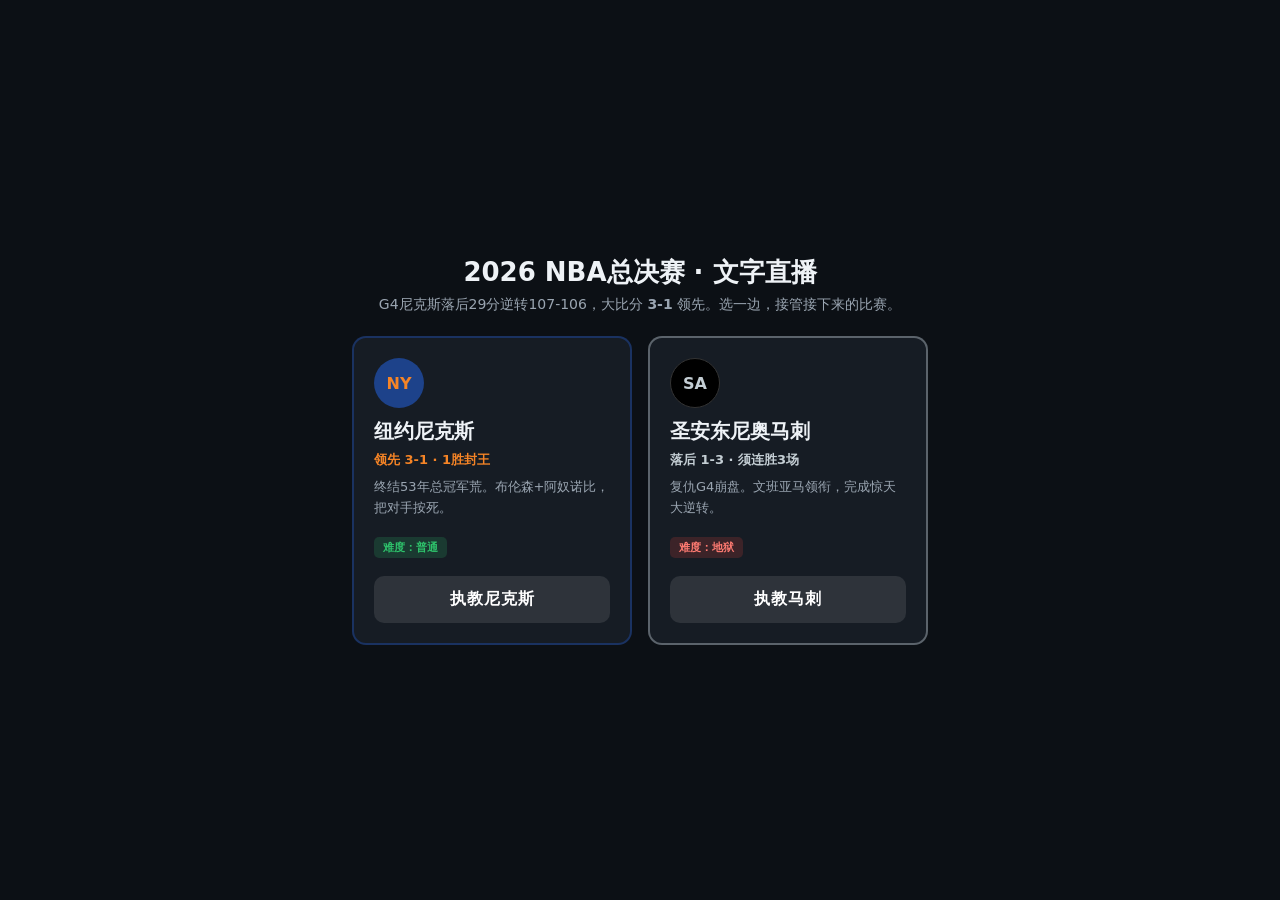
<file: live.html>
<!DOCTYPE html>
<html lang="zh-CN">
<head>
<meta charset="UTF-8" />
<meta name="viewport" content="width=device-width, initial-scale=1.0, maximum-scale=1.0, user-scalable=no, viewport-fit=cover" />
<title>虎扑式文字直播 · 2026总决赛</title>
<link rel="icon" href="data:," />
<link rel="stylesheet" href="src/styles/live.css?v=action-motion-33" />
</head>
<body>
<div id="app" data-testid="app-root">

  <!-- 选队 -->
  <section id="screen-select" class="screen" data-testid="screen-select">
    <h2 class="title">2026 NBA总决赛 · 文字直播</h2>
    <p class="sub">G4尼克斯落后29分逆转107-106，大比分 <b>3-1</b> 领先。选一边，接管接下来的比赛。</p>
    <div class="teams">
      <div class="tcard k" data-testid="team-card-knicks">
        <div class="tlogo">NY</div>
        <h3>纽约尼克斯</h3>
        <div class="tline">领先 3-1 · 1胜封王</div>
        <p class="tstory">终结53年总冠军荒。布伦森+阿奴诺比，把对手按死。</p>
        <div class="diff dn">难度：普通</div>
        <button class="btn btn-ghost pick-team" data-team="knicks" data-testid="pick-team-knicks">执教尼克斯</button>
      </div>
      <div class="tcard s" data-testid="team-card-spurs">
        <div class="tlogo">SA</div>
        <h3>圣安东尼奥马刺</h3>
        <div class="tline">落后 1-3 · 须连胜3场</div>
        <p class="tstory">复仇G4崩盘。文班亚马领衔，完成惊天大逆转。</p>
        <div class="diff dh">难度：地狱</div>
        <button class="btn btn-ghost pick-team" data-team="spurs" data-testid="pick-team-spurs">执教马刺</button>
      </div>
    </div>
  </section>

  <!-- 系列赛 -->
  <section id="screen-series" class="screen" data-testid="screen-series">
    <h2 class="title" id="series-game">即将进行 G5</h2>
    <div class="series-board">
      <div class="sb-t"><div class="sb-w" id="series-knicks">3</div><div class="sb-n">尼克斯</div></div>
      <div class="svs">VS</div>
      <div class="sb-t"><div class="sb-w" id="series-spurs">1</div><div class="sb-n">马刺</div></div>
    </div>
    <p class="series-line" id="series-line"></p>
    <button class="btn btn-primary" id="btn-tip" data-testid="start-game">开打这一场</button>
  </section>

  <!-- 比赛直播 -->
  <section id="screen-game" class="screen" data-testid="screen-game">
    <div class="scoreboard" data-testid="scoreboard">
      <div class="sc-team"><div class="sc-name"><b>尼克斯</b></div><div class="sc-pts" id="sb-knicks" data-testid="score-knicks">0</div></div>
      <div class="sc-mid"><div class="sc-q" id="sb-q" data-testid="game-quarter">第1节</div><div class="sc-clock" id="sb-clock" data-testid="game-clock">3:00</div><div class="dot" id="sb-dot" data-testid="game-status">● 直播中</div></div>
      <div class="sc-team"><div class="sc-name"><b>马刺</b></div><div class="sc-pts" id="sb-spurs" data-testid="score-spurs">0</div></div>
    </div>
    <div class="mom"><div id="mom-knicks" style="width:50%"></div><div id="mom-spurs" style="width:50%"></div></div>
    <div class="situation-line neutral" id="situation-line" data-testid="situation-line">🟡 开场观察：先看两队气势和体力变化</div>
    <div class="coach-task-bar hidden" id="coach-task-bar" data-testid="coach-task"><b id="coach-task-name">本场任务</b><span id="coach-task-desc">等待任命</span></div>
    <button class="coach-prompt hidden" id="coach-prompt" type="button" data-testid="coach-prompt">
      <span id="coach-prompt-text">该你出手了</span>
      <b>叫暂停</b>
    </button>

    <div class="postgame-panel hidden" id="postgame-panel" data-testid="postgame-panel">
      <div class="postgame-kicker" id="postgame-kicker">终场</div>
      <div class="postgame-main">
        <div class="postgame-copy">
          <div class="postgame-title" id="post-result-title">G5 拿下！</div>
          <div class="postgame-score" id="post-result-score">尼克斯 0 - 0 马刺</div>
          <div class="postgame-series" id="post-result-series"></div>
          <div class="postgame-mvp" id="post-result-mvp"></div>
          <div class="coach-grade hidden" id="post-coach-grade"></div>
          <div class="post-coach-recap hidden" id="post-coach-recap" data-testid="post-coach-recap"></div>
        </div>
        <div class="postgame-actions">
          <button class="btn btn-primary" id="post-btn-next">下一场</button>
          <button class="btn btn-ghost hidden" id="post-btn-restart">再来一次</button>
        </div>
      </div>
    </div>

    <div class="tabs" id="view-tabs" data-testid="view-tabs">
      <button class="tab active" id="tab-feed" data-testid="tab-feed">📡 文字直播</button>
      <button class="tab" id="tab-box" data-testid="tab-box">📊 实时数据</button>
    </div>

    <div class="feed" id="feed" data-testid="game-feed"></div>

    <div class="box-wrap hidden" id="box-wrap" data-testid="box-score">
      <div class="box-team">
        <div class="box-head k" id="box-name-knicks">尼克斯</div>
        <div class="box-scroll">
          <table class="box-table">
            <thead><tr>
              <th class="sticky-name">球员</th><th>时间</th><th>得分</th><th>篮板</th><th>助攻</th><th>盖帽</th>
              <th>抢断</th><th>罚球</th><th>失误</th><th>三分</th><th>投篮</th>
            </tr></thead>
            <tbody id="box-knicks"></tbody>
          </table>
        </div>
      </div>
      <div class="box-team">
        <div class="box-head sa" id="box-name-spurs">马刺</div>
        <div class="box-scroll">
          <table class="box-table">
            <thead><tr>
              <th class="sticky-name">球员</th><th>时间</th><th>得分</th><th>篮板</th><th>助攻</th><th>盖帽</th>
              <th>抢断</th><th>罚球</th><th>失误</th><th>三分</th><th>投篮</th>
            </tr></thead>
            <tbody id="box-spurs"></tbody>
          </table>
        </div>
      </div>
      <div class="box-legend">绿点 ● = 当前在场 · 横向滑动查看更多数据 · 时间为真实出场分钟</div>
    </div>

    <div class="cmd-wrap hidden" id="cmd-wrap" data-testid="command-panel">
      <div class="command-topbar" id="command-topbar" data-testid="command-topbar">
        <div class="command-topbar-main">
          <div class="command-topbar-title" id="command-topbar-title">暂停布置</div>
          <div class="command-topbar-meta" id="command-topbar-meta">Q1 12:00 · 0-0</div>
        </div>
        <div class="command-topbar-actions">
          <div class="pause-countdown hidden" id="pause-countdown">
            <span class="pc-label" id="pause-countdown-label">布置</span>
            <b class="pc-time" id="pause-countdown-time">20</b>
          </div>
          <button class="command-continue" id="command-continue" data-testid="command-continue" type="button">继续比赛</button>
        </div>
      </div>

      <div class="command-briefing" id="command-briefing" data-testid="command-briefing">
        <div class="command-stage-head" id="command-stage-head" data-testid="command-stage">
          <div class="command-kicker">暂停简报</div>
          <div class="command-title" id="command-title">布置回合</div>
          <div class="command-reason" id="command-reason" data-testid="command-reason">读懂刚才的问题，再决定怎么调整。</div>
          <div class="command-risk" id="command-risk" data-testid="command-risk">风险会随局势刷新。</div>
          <div class="command-recent" id="command-recent" data-testid="command-recent"></div>
          <button class="command-link-btn" id="command-recent-toggle" data-testid="command-recent-toggle" type="button">展开复盘</button>
        </div>
        <div class="command-staff" id="command-staff" data-testid="command-staff">
          <div class="command-staff-kicker">本次取舍</div>
          <div class="command-staff-problem" id="command-staff-problem" data-testid="command-staff-problem">先看场上问题。</div>
          <div class="command-staff-reads" id="command-staff-reads" data-testid="command-staff-reads"></div>
        </div>
      </div>

      <div class="command-final-plan" id="command-final-plan" data-testid="command-final-plan">
        <div class="cfp-kicker">最终方案</div>
        <div class="cfp-grid">
          <div id="command-final-offense" data-testid="command-final-offense">进攻：-</div>
          <div id="command-final-defense" data-testid="command-final-defense">防守：-</div>
          <div id="command-final-subs" data-testid="command-final-subs">换人：暂无</div>
          <div id="command-final-cost" data-testid="command-final-cost">代价：待拍板</div>
        </div>
      </div>

      <div class="command-mode-bar" id="command-mode-bar" data-testid="command-mode-bar">
        <div class="command-mode-tabs">
          <button class="command-mode active" id="command-mode-tactics" data-testid="command-mode-tactics" type="button">战术</button>
          <button class="command-mode" id="command-mode-lineup" data-testid="command-mode-lineup" type="button">换人</button>
        </div>
        <div class="coach-help-bar" id="coach-help-bar">
          <button class="coach-help-toggle" id="coach-help-toggle" data-testid="coach-help-toggle" type="button">助教提示</button>
          <span id="coach-help-status">推荐默认隐藏，自己判断战术</span>
        </div>
      </div>

      <div class="command-mode-body" id="command-tactics-body" data-testid="command-tactics-body">
        <div class="coach-advice" id="coach-advice"></div>
        <div class="coach-read-panel" id="coach-read-panel" data-testid="coach-read-panel">
          <div class="coach-read-row" id="coach-read-situation" data-testid="coach-read-situation"></div>
          <div class="coach-read-row" id="coach-read-scheme-fit" data-testid="coach-read-scheme-fit"></div>
          <div class="coach-read-row" id="coach-read-lineup-fit" data-testid="coach-read-lineup-fit"></div>
          <div class="coach-read-row" id="coach-read-risk" data-testid="coach-read-risk"></div>
          <div class="coach-read-row" id="coach-read-suggestion" data-testid="coach-read-suggestion"></div>
        </div>
        <div class="intel" id="intel-box"></div>

        <div class="cmd-sec-title">⚔️ 进攻战术 <span class="cmd-sec-sub" id="offense-summary"></span></div>
        <div class="sch-grid command-sch-grid" id="my-off"></div>

        <div class="cmd-sec-title">🛡️ 防守战术 <span class="cmd-sec-sub" id="defense-summary"></span></div>
        <div class="sch-grid command-sch-grid" id="my-def"></div>
      </div>

      <div class="command-mode-body hidden" id="command-lineup-body" data-testid="command-lineup-body">
        <div class="cmd-sec-title">🔁 轮换换人 <span class="sub-hint" id="sub-hint"></span></div>
        <div class="sub-advice" id="sub-advice"></div>
        <div class="lineup-recommendations" id="command-lineup-recommendations" data-testid="command-lineup-recommendations"></div>
        <button class="command-link-btn" id="command-lineup-more" data-testid="command-lineup-more" type="button">查看完整阵容</button>
        <div class="lineup-full hidden" id="command-lineup-full" data-testid="command-lineup-full">
          <div class="sub-label">场上五人</div>
          <div class="sub-grid" id="sub-court"></div>
          <div class="sub-label">替补席</div>
          <div class="sub-grid" id="sub-bench"></div>
        </div>
      </div>
    </div>

    <div class="controls">
      <button class="btn btn-ghost" id="btn-pause" data-testid="pause-toggle">⏸ 叫暂停</button>
      <span class="timeout-info" id="timeout-info" data-testid="timeout-info">暂停 7</span>
      <div class="speed-wrap">速度
        <input type="range" id="speed-range" min="200" max="2600" value="200" data-testid="speed-range" />
        <span class="speed-label" id="speed-label">正常</span>
      </div>
    </div>

    <div class="decision-bar hidden" id="decision-bar">
      <div class="decision-title" id="decision-title"></div>
      <div class="decision-opts" id="decision-opts"></div>
    </div>

    <div class="crisis-bar hidden" id="crisis-bar">
      <div class="crisis-title" id="crisis-title">场边决断</div>
      <div class="crisis-meta" id="crisis-meta"></div>
      <div class="crisis-opts" id="crisis-opts"></div>
    </div>

    <!-- 关键球·最后一攻 决策 -->
    <div class="clutch-bar hidden" id="clutch-bar">
      <div class="clutch-bar-title" id="clutch-title"></div>
      <div class="clutch-bar-meta" id="clutch-meta"></div>
      <div class="clutch-opts" id="clutch-opts"></div>
    </div>
  </section>

  <!-- 单场结果 -->
  <section id="screen-result" class="screen">
    <h2 class="title" id="result-title">本场结束</h2>
    <div class="result-score" id="result-score">0 - 0</div>
    <p class="result-text" id="result-series"></p>
    <p class="result-text" id="result-mvp" style="font-size:14px;color:#9aa5b1"></p>
    <button class="btn btn-primary" id="btn-next" style="margin-top:18px">下一场</button>
  </section>

  <!-- 结局 -->
  <section id="screen-end" class="screen">
    <div class="end-emoji" id="end-emoji">🏆</div>
    <h1 class="end-title" id="end-title">总冠军！</h1>
    <p class="end-text" id="end-text"></p>
    <button class="btn btn-primary" id="btn-restart">再来一次</button>
  </section>

</div>

<!-- 指挥台战术板 -->
<div class="coach-modal tactic-lesson-modal hidden" id="tactic-lesson-modal" data-testid="tactic-lesson-modal">
  <div class="coach-card tactic-lesson-card">
    <div class="tactic-lesson-head">
      <div>
        <div class="coach-kicker">战术板</div>
        <div class="coach-title" id="tactic-lesson-title" data-testid="tactic-lesson-title">战术学习</div>
      </div>
      <button class="tactic-lesson-close" id="tactic-lesson-close" data-testid="tactic-lesson-close" type="button">关闭</button>
    </div>
    <div class="tactic-lesson-intent" id="tactic-lesson-intent" data-testid="tactic-lesson-intent"></div>
    <div class="tactic-board" id="tactic-lesson-board" data-testid="tactic-lesson-board"></div>
    <div class="tactic-lesson-scrub">
      <input id="tactic-lesson-scrubber" data-testid="tactic-lesson-scrubber" type="range" min="0" max="100" value="0" />
      <span id="tactic-lesson-time" data-testid="tactic-lesson-time">0.0s</span>
      <div class="tactic-lesson-markers" id="tactic-lesson-markers" data-testid="tactic-lesson-markers"></div>
    </div>
    <div class="tactic-lesson-controls">
      <button class="btn btn-primary" id="tactic-lesson-autoplay" data-testid="tactic-lesson-autoplay" type="button">播放跑位</button>
    </div>
  </div>
</div>

<!-- 赛前任命卡 -->
<div class="coach-modal hidden" id="coach-intro-modal" data-testid="coach-intro-modal">
  <div class="coach-card">
    <div class="coach-kicker">教练任命</div>
    <div class="coach-title" id="coach-intro-title">你是主教练</div>
    <div class="coach-body" id="coach-intro-body"></div>
    <div class="coach-task-card">
      <div class="ct-label">本场教练任务</div>
      <div class="ct-name" id="coach-intro-task-name">任务生成中</div>
      <div class="ct-desc" id="coach-intro-task-desc">读懂局势，完成临场调度。</div>
    </div>
    <div class="coach-actions">
      <button class="btn btn-primary" id="coach-intro-start" data-testid="coach-intro-start">开始执教</button>
      <button class="btn btn-ghost hidden" id="coach-intro-tutorial" data-testid="coach-intro-tutorial">重开助教模式</button>
    </div>
  </div>
</div>

<!-- 首局三步引导 -->
<div class="coach-modal hidden" id="coach-tutorial-modal" data-testid="coach-tutorial-modal">
  <div class="coach-card">
    <div class="tutorial-step" id="tutorial-step">1 / 3</div>
    <div class="coach-title" id="tutorial-title">看局势</div>
    <div class="coach-body" id="tutorial-body"></div>
    <div class="tutorial-dots" id="tutorial-dots"></div>
    <div class="coach-actions">
      <button class="btn btn-primary" id="tutorial-next">下一步</button>
    </div>
  </div>
</div>

<!-- 关键球全屏演出 -->
<div class="clutch-overlay hidden" id="clutch-overlay">
  <div class="clutch-big" id="clutch-big"></div>
  <div class="clutch-sub" id="clutch-sub"></div>
</div>
<script type="application/json" id="ai-verification-state" data-testid="ai-verification-state">{}</script>
<script type="module" src="src/live-sim.mjs?v=action-motion-33"></script>
</body>
</html>
</file>
<file: src/styles/live.css>
* { margin:0; padding:0; box-sizing:border-box; -webkit-tap-highlight-color:transparent; }
:root{ --bg:#0c1015; --panel:#161c24; --line:rgba(255,255,255,.08);
  --ny:#1d428a; --ny-a:#f58426; --sa:#c4ced4; --green:#2ec26b; --red:#e8443a; }
html,body{ width:100%; height:100%; overflow:hidden; overscroll-behavior:none; -webkit-text-size-adjust:100%; }
body{ font-family:-apple-system,"PingFang SC","Microsoft YaHei",system-ui,sans-serif;
  background:var(--bg); color:#eef2f6; min-height:var(--app-height,100dvh); overflow:hidden; touch-action:manipulation; }
button,input{ font:inherit; }
#app{ height:var(--app-height,100dvh); display:flex; align-items:center; justify-content:center;
  padding:calc(16px + env(safe-area-inset-top)) 16px calc(16px + env(safe-area-inset-bottom)); }
.screen{ display:none; flex-direction:column; align-items:center; width:100%; max-width:680px; min-height:0; }
.screen.active{ display:flex; animation:fade .3s ease; }
@keyframes fade{ from{opacity:0;transform:translateY(8px)} to{opacity:1;transform:none} }
.btn{ border:none; border-radius:10px; padding:13px 26px; font-size:16px; font-weight:700;
  cursor:pointer; letter-spacing:1px; transition:.12s; }
.btn:active{ transform:scale(.96); }
.btn-primary{ background:linear-gradient(135deg,var(--ny-a),#ff9f45); color:#1a1207;
  box-shadow:0 8px 24px rgba(245,132,38,.35); }
.btn-ghost{ background:rgba(255,255,255,.1); color:#fff; }
.hidden{ display:none !important; }

/* 选队 */
h2.title{ font-size:26px; font-weight:800; margin-bottom:6px; text-align:center; }
.sub{ color:#9aa5b1; margin-bottom:22px; font-size:14px; text-align:center; }
.teams{ display:flex; gap:16px; flex-wrap:wrap; justify-content:center; }
.tcard{ width:280px; background:var(--panel); border-radius:14px; padding:20px; border:2px solid transparent; text-align:left; }
.tcard.k{ border-color:rgba(29,66,138,.6); } .tcard.k:hover{ border-color:var(--ny-a); }
.tcard.s{ border-color:rgba(196,206,212,.4); } .tcard.s:hover{ border-color:var(--sa); }
.tlogo{ width:50px;height:50px;border-radius:50%;display:flex;align-items:center;justify-content:center;font-weight:900;margin-bottom:10px; }
.k .tlogo{ background:var(--ny); color:var(--ny-a); }
.s .tlogo{ background:#000; color:var(--sa); border:1px solid #333; }
.tcard h3{ font-size:20px; margin-bottom:6px; }
.tline{ font-weight:700; font-size:13px; margin-bottom:8px; }
.k .tline{ color:var(--ny-a); } .s .tline{ color:var(--sa); }
.tstory{ color:#9aa5b1; font-size:13px; line-height:1.6; min-height:54px; }
.diff{ display:inline-block;font-size:11px;font-weight:700;padding:3px 9px;border-radius:5px;margin:6px 0; }
.dn{ background:rgba(46,194,107,.18);color:var(--green);} .dh{ background:rgba(232,68,58,.18);color:#ff7b72;}
.pick-team{ width:100%; margin-top:12px; }

/* 系列赛 */
.series-board{ display:flex; align-items:center; gap:26px; background:var(--panel); padding:20px 34px; border-radius:14px; margin:14px 0; }
.sb-t{ text-align:center; } .sb-w{ font-size:42px; font-weight:900; } .sb-n{ font-size:13px; color:#9aa5b1; }
.svs{ color:#5b6671; font-weight:800; }
.series-line{ color:#cdd6df; margin:8px 0 20px; font-size:15px; line-height:1.7; text-align:center; }

/* 比赛/直播 */
#screen-game{ max-width:680px; height:100%; align-items:stretch; overflow:hidden; }
.scoreboard{ width:100%; display:flex; align-items:center; background:var(--panel); border-radius:14px; padding:12px 18px; gap:14px; }
.sc-team{ flex:1; text-align:center; border-radius:10px; padding:6px; transition:.2s; }
.sc-team.has-ball{ background:rgba(245,132,38,.12); box-shadow:inset 0 0 0 1px var(--ny-a); }
.sc-name{ font-size:13px; color:#9aa5b1; } .sc-name b{ font-size:13px; }
.sc-pts{ font-size:38px; font-weight:900; line-height:1.1; }
.sc-mid{ text-align:center; min-width:78px; }
.sc-q{ font-size:13px; color:#9aa5b1; } .sc-clock{ font-size:20px; font-weight:800; font-variant-numeric:tabular-nums; }
.dot{ font-size:11px;color:#6b7682; }

.mom{ width:100%; display:flex; height:6px; border-radius:4px; overflow:hidden; margin:8px 0 7px; background:rgba(255,255,255,.06); }
#mom-knicks{ background:var(--ny-a); transition:width .5s; }
#mom-spurs{ background:var(--sa); transition:width .5s; }
.situation-line{ width:100%; border:1px solid var(--line); border-radius:10px; padding:7px 10px; margin-bottom:7px;
  font-size:12px; font-weight:800; text-align:left; color:#cfd7df; background:rgba(255,255,255,.04); transition:.2s; }
.situation-line.good{ color:#74e08a; border-color:rgba(46,194,107,.3); background:rgba(46,194,107,.09); }
.situation-line.neutral{ color:#ffcf6a; border-color:rgba(245,180,40,.28); background:rgba(245,180,40,.08); }
.situation-line.danger{ color:#ff8b82; border-color:rgba(232,68,58,.42); background:rgba(232,68,58,.12); box-shadow:0 0 18px rgba(232,68,58,.14); }
.coach-prompt{ width:100%; display:flex; align-items:center; justify-content:space-between; gap:10px; border:1px solid rgba(232,68,58,.55);
  border-radius:12px; padding:9px 11px; margin-bottom:8px; color:#fff; text-align:left; cursor:pointer;
  background:linear-gradient(135deg,rgba(232,68,58,.24),rgba(245,132,38,.15)); box-shadow:0 10px 26px rgba(232,68,58,.14); animation:promptIn .22s ease; }
.coach-prompt span{ font-size:13px; font-weight:800; line-height:1.35; }
.coach-prompt b{ flex-shrink:0; font-size:12px; color:#1a1207; background:var(--ny-a); border-radius:999px; padding:4px 8px; }
@keyframes promptIn{ from{opacity:0;transform:translateY(-5px)} to{opacity:1;transform:none} }
.coach-task-bar{ width:100%; display:flex; align-items:center; justify-content:space-between; gap:10px;
  border:1px solid rgba(245,132,38,.28); border-radius:10px; padding:7px 10px; margin-bottom:7px;
  background:rgba(245,132,38,.08); color:#cfd7df; font-size:12px; line-height:1.35; }
.coach-task-bar b{ color:#ffcf6a; }
.coach-task-bar span{ color:#9aa5b1; font-size:11px; white-space:nowrap; }

.feed{ width:100%; flex:1 1 auto; min-height:0; overflow-y:auto; background:var(--panel);
  border-radius:14px; padding:12px 14px; display:flex; flex-direction:column; gap:6px; scroll-behavior:smooth; -webkit-overflow-scrolling:touch; }
.feed-row{ display:flex; gap:10px; align-items:flex-start; padding:7px 8px; border-radius:8px;
  font-size:14px; line-height:1.5; animation:slin .25s ease; }
@keyframes slin{ from{opacity:0;transform:translateX(-6px)} to{opacity:1;transform:none} }
.feed-row.mini{ opacity:.6; font-size:13px; padding:3px 8px; }
.feed-row.sys{ justify-content:center; color:var(--ny-a); font-weight:700; background:rgba(245,132,38,.08); }
.feed-row.score-mine{ background:rgba(46,194,107,.1); }
.feed-row.score-opp{ background:rgba(232,68,58,.08); }
.feed-row.coach-effect{ background:linear-gradient(135deg,rgba(46,194,107,.16),rgba(245,132,38,.08)); border:1px solid rgba(46,194,107,.32); font-weight:800; }
.feed-row.coach-result{ background:rgba(245,132,38,.12); border:1px solid rgba(245,132,38,.25); }
.feed-row.big-play{ font-weight:700; }
.feed-row.big-play .ft-text{ font-size:15px; }
.ft-meta{ display:flex; gap:6px; align-items:center; flex-shrink:0; padding-top:1px; }
.ft-clock{ font-size:11px; color:#7e8a96; font-variant-numeric:tabular-nums; white-space:nowrap; }
.ft-team{ font-size:11px; font-weight:800; padding:1px 6px; border-radius:4px; }
.ft-text{ flex:1; }
.ft-now{ color:var(--ny-a); font-variant-numeric:tabular-nums; }

.controls{ width:100%; display:flex; align-items:center; gap:12px; margin-top:10px; }
.controls .btn{ padding:9px 18px; font-size:14px; }
.speed-wrap{ flex:1; display:flex; align-items:center; gap:8px; color:#9aa5b1; font-size:13px; }
#speed-range{ flex:1; touch-action:pan-x; }
.timeout-info{ font-size:12px; font-weight:700; color:#9aa5b1; white-space:nowrap;
  background:rgba(255,255,255,.06); padding:5px 9px; border-radius:7px; }
.timeout-info.none{ color:#ff7b72; }
.speed-label{ font-size:12px; color:#9aa5b1; min-width:30px; text-align:right; }
/* 换人锁定态 */
.pl-chip.locked{ opacity:.4; cursor:not-allowed; filter:grayscale(.4); }
.pl-chip.locked:hover{ border-color:var(--line); background:rgba(255,255,255,.04); }
.sub-hint.lock{ color:#ff9f45; }

/* 决策条 */
.decision-bar{ width:100%; margin-top:10px; background:linear-gradient(135deg,#241a12,#1a1f28);
  border:1px solid var(--ny-a); border-radius:14px; padding:14px; animation:pop .25s ease; }
@keyframes pop{ from{opacity:0;transform:scale(.97)} to{opacity:1;transform:none} }
.decision-title{ font-weight:800; color:var(--ny-a); margin-bottom:10px; text-align:center; font-size:15px; }
.decision-opts{ display:flex; gap:10px; flex-wrap:wrap; }
.decision-opt{ flex:1; min-width:140px; background:rgba(255,255,255,.05); border:1px solid var(--line);
  border-radius:10px; padding:12px; cursor:pointer; text-align:left; color:#eef2f6; transition:.12s; }
.decision-opt:hover{ background:rgba(245,132,38,.18); border-color:var(--ny-a); }
.do-label{ display:block; font-weight:800; font-size:15px; margin-bottom:4px; }
.do-desc{ display:block; font-size:12px; color:#9aa5b1; line-height:1.5; }

.crisis-bar{ width:100%; margin-top:10px; padding:14px; border-radius:14px;
  background:linear-gradient(135deg,#20130f,#141923); border:1px solid rgba(255,120,66,.68);
  box-shadow:0 0 24px rgba(232,68,58,.18); animation:pop .25s ease; }
.crisis-title{ font-size:16px; font-weight:1000; text-align:center; color:#ffb24d; }
.crisis-meta{ text-align:center; font-size:12px; color:#cfd7df; line-height:1.5; margin:5px 0 12px; }
.crisis-opts{ display:flex; gap:10px; flex-wrap:wrap; }
.crisis-opt{ flex:1; min-width:150px; cursor:pointer; text-align:left; color:#eef2f6;
  background:rgba(255,255,255,.05); border:1px solid var(--line); border-radius:12px; padding:11px 12px; transition:.12s; }
.crisis-opt:hover{ background:rgba(245,132,38,.16); border-color:var(--ny-a); transform:translateY(-2px); }
.crisis-opt .co-name{ font-size:14px; }

/* 关键球·最后一攻 决策栏 */
.clutch-bar{ width:100%; margin-top:10px; padding:14px;
  background:linear-gradient(135deg,#2a1410,#181016);
  border:1px solid #ff5a3c; border-radius:14px;
  box-shadow:0 0 0 1px rgba(255,90,60,.25), 0 0 24px rgba(255,90,60,.25);
  animation:pop .25s ease; }
.clutch-bar-title{ font-weight:900; font-size:16px; text-align:center; color:#ffb24d;
  letter-spacing:.5px; text-shadow:0 0 12px rgba(255,120,40,.5); }
.clutch-bar-meta{ text-align:center; font-size:12px; color:#cdd5de; margin:4px 0 12px; }
.clutch-opts{ display:flex; gap:10px; flex-wrap:wrap; }
.clutch-opt{ flex:1; min-width:150px; cursor:pointer; text-align:left; color:#eef2f6;
  background:rgba(255,255,255,.05); border:1px solid var(--line); border-radius:12px;
  padding:11px 12px; transition:.12s; }
.clutch-opt:hover{ background:rgba(255,90,60,.16); border-color:#ff5a3c; transform:translateY(-2px); }
.co-top{ display:flex; align-items:center; gap:6px; }
.co-name{ font-weight:900; font-size:16px; }
.co-play{ font-size:13px; font-weight:700; color:#dfe6ee; margin-top:5px; }
.co-note{ font-size:11px; color:#9aa5b1; margin-top:3px; line-height:1.4; }
.co-chance{ display:inline-block; margin-top:8px; font-size:11px; font-weight:800;
  padding:2px 8px; border-radius:6px; }
.ct-hi{   background:rgba(63,185,80,.2);  color:#74e08a; }
.ct-mid{  background:rgba(245,180,40,.18); color:#ffcf6a; }
.ct-low{  background:rgba(245,132,38,.18); color:#ffa05a; }
.ct-risk{ background:rgba(232,68,58,.22);  color:#ff7b72; }

/* 全屏关键球演出 */
.clutch-overlay{ position:fixed; inset:0; z-index:9999; display:flex; flex-direction:column;
  align-items:center; justify-content:center; pointer-events:none; gap:14px; }
.clutch-overlay.hidden{ display:none; }
.clutch-big{ font-weight:900; font-size:64px; letter-spacing:4px; }
.clutch-sub{ font-weight:700; font-size:18px; color:#fff; opacity:.92;
  text-shadow:0 2px 10px rgba(0,0,0,.6); }
.clutch-overlay.win{ background:radial-gradient(circle at center, rgba(255,210,120,.28), rgba(0,0,0,.55));
  animation:flashWin .5s ease; }
.clutch-overlay.win .clutch-big{ color:#ffd76a; text-shadow:0 0 30px rgba(255,180,40,.9),0 0 8px #fff;
  animation:zoomIn .45s cubic-bezier(.2,1.4,.4,1); }
.clutch-overlay.fail{ background:rgba(180,30,20,.32); animation:shakeFail .5s ease; }
.clutch-overlay.fail .clutch-big{ color:#ff7b72; text-shadow:0 0 24px rgba(232,68,58,.8); }
@keyframes flashWin{ 0%{ background:rgba(255,255,255,.95);} 40%{ background:rgba(255,235,180,.5);}
  100%{ background:radial-gradient(circle at center, rgba(255,210,120,.28), rgba(0,0,0,.55));} }
@keyframes zoomIn{ 0%{ transform:scale(.3); opacity:0;} 60%{ transform:scale(1.15);} 100%{ transform:scale(1); opacity:1;} }
@keyframes shakeFail{ 0%,100%{ transform:translateX(0);} 15%{ transform:translateX(-16px);}
  30%{ transform:translateX(14px);} 45%{ transform:translateX(-10px);} 60%{ transform:translateX(8px);}
  75%{ transform:translateX(-4px);} }

@media (max-width:560px){
  .postgame-main{ flex-direction:column; align-items:flex-start; }
  .postgame-actions{ width:100%; }
  .postgame-actions .btn{ flex:1; }
  .postgame-score{ font-size:22px; }
}

/* 结果/结局 */
.postgame-panel{ width:100%; margin:0 0 10px; padding:12px 14px; border-radius:14px;
  background:linear-gradient(135deg,rgba(245,132,38,.18),rgba(22,28,36,.96));
  border:1px solid rgba(245,132,38,.55); box-shadow:0 12px 34px rgba(0,0,0,.28), inset 0 0 0 1px rgba(255,255,255,.05);
  animation:pop .25s ease; }
.postgame-panel.champ{ background:linear-gradient(135deg,rgba(255,215,106,.18),rgba(22,28,36,.98)); border-color:rgba(255,215,106,.62); }
.postgame-kicker{ font-size:12px; font-weight:900; color:var(--ny-a); letter-spacing:1px; margin-bottom:6px; }
.postgame-panel.champ .postgame-kicker{ color:#ffd76a; }
.postgame-main{ display:flex; align-items:center; justify-content:space-between; gap:14px; }
.postgame-title{ font-size:22px; font-weight:900; line-height:1.1; }
.postgame-score{ font-size:26px; font-weight:900; margin-top:4px; font-variant-numeric:tabular-nums; }
.postgame-series,.postgame-mvp{ color:#b9c3cd; font-size:13px; line-height:1.55; margin-top:2px; }
.postgame-mvp b{ color:#eef2f6; }
.coach-grade{ margin-top:8px; padding:9px 10px; border-radius:11px; border:1px solid rgba(245,132,38,.28);
  background:rgba(0,0,0,.16); color:#cfd7df; font-size:12px; line-height:1.55; }
.grade-head{ display:flex; align-items:center; gap:8px; margin-bottom:5px; }
.grade-badge{ display:inline-flex; align-items:center; justify-content:center; min-width:34px; height:28px; border-radius:8px;
  background:var(--ny-a); color:#1a1207; font-weight:1000; font-size:18px; }
.grade-title{ font-weight:900; color:#fff; }
.grade-grid{ display:flex; flex-wrap:wrap; gap:5px; margin:5px 0; }
.grade-pill{ background:rgba(255,255,255,.07); border:1px solid var(--line); border-radius:999px; padding:2px 7px; color:#b9c3cd; }
.grade-task.done{ color:#74e08a; } .grade-task.fail{ color:#ff8b82; }
.post-coach-recap{ margin-top:9px; display:grid; gap:7px; }
.post-recap-title{ color:#ffcf6a; font-size:12px; font-weight:1000; letter-spacing:.5px; }
.post-recap-item{ padding:8px 9px; border-radius:10px; background:rgba(255,255,255,.055);
  border:1px solid rgba(255,255,255,.09); }
.post-recap-head{ display:flex; align-items:flex-start; justify-content:space-between; gap:8px; margin-bottom:5px; }
.post-recap-head b{ color:#f5f8fb; font-size:12.5px; line-height:1.35; }
.post-recap-head span{ color:#161006; background:#ffcf6a; border-radius:999px; padding:2px 6px; font-size:10px; font-weight:1000; white-space:nowrap; }
.post-recap-line{ color:#cfd7df; font-size:12px; line-height:1.45; }
.post-recap-feedback{ color:#f1f5f8; font-size:12px; line-height:1.45; margin-top:4px; }
.post-recap-foot{ display:flex; align-items:center; justify-content:space-between; gap:8px; margin-top:6px; }
.post-recap-foot span{ color:#9fb0bf; font-size:11px; line-height:1.4; }
.post-recap-lesson{ flex:0 0 auto; border:1px solid rgba(245,132,38,.42); background:rgba(245,132,38,.14);
  color:#ffd19a; border-radius:7px; padding:5px 8px; font-size:11px; font-weight:900; cursor:pointer; }
.postgame-actions{ display:flex; gap:8px; flex-shrink:0; }
.postgame-actions .btn{ padding:10px 18px; font-size:14px; white-space:nowrap; }
.result-score{ font-size:46px; font-weight:900; margin:14px 0; }
.result-text{ color:#b9c3cd; font-size:15px; margin-bottom:8px; }
.end-emoji{ font-size:76px; margin-bottom:8px; }
.end-title{ font-size:44px; font-weight:900; margin-bottom:14px;
  background:linear-gradient(180deg,var(--ny-a),#ff5e54); -webkit-background-clip:text; background-clip:text; -webkit-text-fill-color:transparent; }
.end-text{ color:#b9c3cd; font-size:15px; line-height:1.8; margin-bottom:24px; text-align:center; }

/* 直播流/数据 切换 tab */
.tabs{ width:100%; display:flex; gap:8px; margin-bottom:8px; }
.tab{ flex:1; background:rgba(255,255,255,.05); border:1px solid var(--line); color:#9aa5b1;
  border-radius:8px; padding:8px; font-size:13px; font-weight:700; cursor:pointer; transition:.12s; position:relative; }
.tab:hover{ color:#eef2f6; }
.tab.active{ background:rgba(245,132,38,.18); border-color:var(--ny-a); color:var(--ny-a); }
.tab-alert{ display:none; position:absolute; right:8px; top:7px; width:8px; height:8px; border-radius:50%; background:#ff4d43; box-shadow:0 0 0 4px rgba(232,68,58,.15); }
.tab.has-alert .tab-alert{ display:block; animation:alertPulse .75s ease infinite alternate; }
@keyframes alertPulse{ from{transform:scale(.85);opacity:.72} to{transform:scale(1.15);opacity:1} }
.coach-focus{ box-shadow:0 0 0 2px rgba(245,132,38,.55), 0 0 22px rgba(245,132,38,.22) !important; }

/* 教练任命卡 / 首局引导 */
.coach-modal{ position:fixed; inset:0; z-index:9000; display:flex; align-items:center; justify-content:center;
  padding:18px; background:rgba(5,8,12,.72); backdrop-filter:blur(6px); }
.coach-modal.coach-docked{ align-items:flex-end; justify-content:center; pointer-events:none; background:linear-gradient(180deg,rgba(5,8,12,.18),rgba(5,8,12,.62)); }
.coach-modal.coach-docked.coach-top{ align-items:flex-start; }
.coach-modal.coach-docked .coach-card{ pointer-events:auto; }
.coach-card{ width:min(560px,100%); max-height:calc(var(--app-height,100dvh) - 36px); overflow:auto; -webkit-overflow-scrolling:touch; border-radius:18px; padding:20px;
  background:linear-gradient(135deg,rgba(245,132,38,.18),rgba(22,28,36,.98));
  border:1px solid rgba(245,132,38,.5); box-shadow:0 24px 70px rgba(0,0,0,.45); text-align:left; animation:pop .25s ease; }
.coach-modal.coach-docked .coach-card{ max-height:44vh; }
.coach-kicker{ color:#ffcf6a; font-size:12px; font-weight:1000; letter-spacing:1px; margin-bottom:6px; }
.coach-title{ font-size:25px; font-weight:1000; line-height:1.15; margin-bottom:8px; }
.coach-body{ color:#cfd7df; font-size:14px; line-height:1.7; }
.coach-body b{ color:#fff; }
.coach-task-card{ margin:12px 0; padding:11px 12px; border-radius:12px; background:rgba(0,0,0,.2); border:1px solid rgba(255,255,255,.09); }
.coach-task-card .ct-label{ color:#9aa5b1; font-size:12px; font-weight:800; margin-bottom:3px; }
.coach-task-card .ct-name{ color:#ffcf6a; font-weight:1000; font-size:15px; }
.coach-task-card .ct-desc{ color:#cfd7df; font-size:13px; margin-top:3px; }
.coach-actions{ display:flex; gap:9px; margin-top:14px; flex-wrap:wrap; }
.coach-actions .btn{ flex:1; min-width:140px; padding:11px 14px; font-size:14px; }
.tactic-lesson-card{ width:min(820px,100%); padding:18px; background:linear-gradient(135deg,rgba(21,30,40,.98),rgba(14,18,24,.98)); }
.tactic-lesson-head{ position:sticky; top:-1px; z-index:4; display:flex; align-items:flex-start; justify-content:space-between; gap:12px;
  margin:-2px 0 8px; padding:2px 0 8px; background:linear-gradient(135deg,rgba(21,30,40,.98),rgba(14,18,24,.98)); }
.tactic-lesson-close{ border:1px solid rgba(255,255,255,.14); background:rgba(255,255,255,.06); color:#dce5ed;
  border-radius:8px; padding:7px 10px; font-size:12px; font-weight:900; cursor:pointer; }
.tactic-lesson-intent{ color:#cfd7df; font-size:13px; line-height:1.45; margin:4px 0 10px; }
.tactic-board{ width:100%; aspect-ratio:16/10; border:1px solid rgba(255,255,255,.12); border-radius:12px;
  background:linear-gradient(180deg,rgba(37,66,47,.78),rgba(22,42,32,.88)); overflow:hidden; position:relative; }
.half-court{ position:absolute; inset:0; }
.half-court::before{ content:""; position:absolute; left:5%; right:5%; top:8%; bottom:8%; border:2px solid rgba(255,255,255,.38); border-radius:12px; }
.court-paint{ position:absolute; left:38%; top:8%; width:24%; height:34%; border:2px solid rgba(255,255,255,.34); border-top:0; }
.court-rim{ position:absolute; left:48.2%; top:11%; width:3.6%; aspect-ratio:1; border:2px solid rgba(255,207,106,.9); border-radius:50%; }
.court-arc{ position:absolute; left:24%; top:11%; width:52%; height:55%; border:2px solid rgba(255,255,255,.24); border-top:0; border-radius:0 0 100% 100%; }
.board-piece{ position:absolute; z-index:3; width:32px; height:32px; margin:-16px 0 0 -16px; border-radius:50%;
  display:grid; place-items:center; font-size:11px; font-weight:1000; box-shadow:0 7px 18px rgba(0,0,0,.32); }
.board-piece b{ line-height:1; }
.board-piece em{ position:absolute; left:50%; top:31px; transform:translateX(-50%); color:#dfe9f2; font-style:normal; font-size:9px; font-weight:900;
  white-space:nowrap; text-shadow:0 1px 3px rgba(0,0,0,.65); opacity:.9; }
.board-piece.offense{ color:#10151b; background:#ffcf6a; border:2px solid #fff1b8; }
.board-piece.defense{ color:#eff5fb; background:#30475e; border:2px solid #8fb8ff; }
.board-piece.primary{ z-index:4; filter:saturate(1.08); box-shadow:0 8px 20px rgba(0,0,0,.38), 0 0 0 3px rgba(255,255,255,.08); }
.board-piece.context{ z-index:3; opacity:.72; transform:scale(.88); }
.board-piece.context em{ opacity:.72; }
.board-piece.context.offense{ background:#ffe2a3; border-color:rgba(255,241,184,.72); }
.board-piece.context.defense{ background:#263748; border-color:rgba(143,184,255,.62); }
.ball-dot{ position:absolute; right:-3px; bottom:-3px; width:10px; height:10px; border-radius:50%; background:#f58426; border:1px solid #fff; }
.board-ball{ position:absolute; z-index:5; width:12px; height:12px; margin:-6px 0 0 -6px; border-radius:50%;
  background:#f58426; border:1px solid #fff7dc; box-shadow:0 0 0 3px rgba(245,132,38,.22), 0 8px 18px rgba(0,0,0,.38); }
.board-trail{ position:absolute; inset:0; z-index:0; width:100%; height:100%; pointer-events:none; }
.board-trail polyline{ fill:none; stroke:rgba(255,207,106,.2); stroke-width:.9; stroke-dasharray:2.2 2.2; vector-effect:non-scaling-stroke; }
.board-trail polyline.defense{ stroke:rgba(143,184,255,.22); }
.board-trail polyline.primary{ stroke-width:1.35; stroke-dasharray:none; opacity:.9; }
.board-trail polyline.context{ stroke-width:.9; stroke-dasharray:2.2 2.2; opacity:.58; }
.board-zone{ position:absolute; z-index:1; border:1px solid rgba(255,255,255,.2); border-radius:10px;
  background:rgba(122,162,255,.12); box-shadow:inset 0 0 18px rgba(122,162,255,.08); display:flex; align-items:flex-start; justify-content:center; }
.board-zone b{ margin-top:4px; color:#dbe8ff; font-size:10px; font-weight:1000; text-shadow:0 1px 2px rgba(0,0,0,.45); }
.board-zone.risk{ background:rgba(245,132,38,.16); border-color:rgba(245,132,38,.36); }
.board-zone.risk b{ color:#ffd19a; }
.board-zone.defense{ background:rgba(80,190,118,.13); border-color:rgba(80,190,118,.36); }
.board-zone.defense b{ color:#aff0c3; }
.board-zone.advantage{ background:rgba(255,207,106,.13); border-color:rgba(255,207,106,.34); }
.board-zone.advantage b{ color:#ffdf84; }
.board-arrow,.board-action{ position:absolute; z-index:2; height:2px; background:#ffcf6a; transform-origin:left center; box-shadow:0 0 12px rgba(255,207,106,.6); }
.board-arrow::after,.board-action::after{ content:""; position:absolute; right:-1px; top:-4px; border-left:8px solid #ffcf6a; border-top:5px solid transparent; border-bottom:5px solid transparent; }
.board-arrow span,.board-action span{ position:absolute; left:50%; top:-18px; transform:translateX(-50%); color:#111820; background:#ffcf6a;
  border-radius:5px; padding:1px 4px; font-size:9px; font-weight:950; white-space:nowrap; }
.board-arrow.defense,.board-action.defense{ background:#7ee49b; box-shadow:0 0 12px rgba(126,228,155,.44); }
.board-arrow.defense::after,.board-action.defense::after{ border-left-color:#7ee49b; }
.board-arrow.defense span,.board-action.defense span{ background:#7ee49b; }
.board-arrow.risk,.board-action.risk{ background:#ff8b68; box-shadow:0 0 12px rgba(255,139,104,.5); }
.board-arrow.risk::after,.board-action.risk::after{ border-left-color:#ff8b68; }
.board-arrow.risk span,.board-action.risk span{ background:#ff8b68; color:#180b06; }
.board-arrow.attack{ background:#ffcf6a; }
.board-action.dribble,.board-action.cut,.board-action.roll,.board-action.recover{ background:transparent; border-top:2px dashed #ffcf6a; box-shadow:none; }
.board-action.dribble::after,.board-action.cut::after,.board-action.roll::after,.board-action.recover::after{ top:-5px; }
.board-action.help,.board-action.closeout,.board-action.stunt{ background:transparent; border-top:2px dashed #7ee49b; box-shadow:none; }
.board-action.help::after,.board-action.closeout::after,.board-action.stunt::after{ border-left-color:#7ee49b; top:-5px; }
.board-action.help span,.board-action.closeout span,.board-action.stunt span{ background:#7ee49b; }
.board-action.screen{ height:6px; border-radius:99px; background:#fff1b8; box-shadow:0 0 0 2px rgba(255,207,106,.22),0 0 12px rgba(255,207,106,.56); }
.board-action.screen::after{ display:none; }
.board-action.screen span{ top:-20px; }
.board-action.handoff{ height:3px; background:#ffd06a; box-shadow:0 0 14px rgba(255,207,106,.7); }
.tactic-lesson-scrub{ display:grid; grid-template-columns:1fr auto; align-items:center; gap:9px; margin-top:10px; position:relative; padding-bottom:20px; }
.tactic-lesson-scrub input{ width:100%; accent-color:var(--ny-a); }
.tactic-lesson-scrub span{ color:#9fb0bf; font-size:11px; font-weight:900; font-variant-numeric:tabular-nums; }
.tactic-lesson-markers{ position:absolute; left:0; right:48px; bottom:0; height:17px; pointer-events:none; }
.tactic-lesson-markers span{ position:absolute; top:0; transform:translateX(-50%); display:grid; justify-items:center; gap:2px; color:#8ea0ae; font-size:9px; font-weight:900; white-space:nowrap; }
.tactic-lesson-markers i{ display:block; width:5px; height:5px; border-radius:50%; background:rgba(255,255,255,.28); }
.tactic-lesson-markers span.active{ color:#ffcf6a; }
.tactic-lesson-markers span.active i{ background:#ffcf6a; box-shadow:0 0 9px rgba(255,207,106,.7); }
.tactic-lesson-controls{ position:sticky; bottom:-1px; z-index:4; display:grid; grid-template-columns:1fr; gap:8px;
  margin:13px 0 -2px; padding-top:10px; background:linear-gradient(135deg,rgba(21,30,40,.98),rgba(14,18,24,.98)); }
.tutorial-step{ color:#ffcf6a; font-size:12px; font-weight:900; margin-bottom:6px; }
.tutorial-dots{ display:flex; gap:5px; margin-top:10px; }
.tutorial-dots i{ display:block; width:8px; height:8px; border-radius:50%; background:rgba(255,255,255,.18); }
.tutorial-dots i.on{ background:var(--ny-a); box-shadow:0 0 12px rgba(245,132,38,.65); }
.tutorial-required,.coach-target-live{ position:relative; z-index:9250 !important; box-shadow:inset 0 0 0 2px rgba(255,207,106,.92) !important; animation:tutPulse .8s ease infinite alternate; }
.coach-spotlight{ position:fixed; z-index:9200; pointer-events:none; border:2px solid rgba(255,207,106,.98); border-radius:14px;
  box-shadow:0 0 0 9999px rgba(4,7,11,.32), 0 0 0 6px rgba(245,132,38,.2), 0 0 32px rgba(245,132,38,.72); transition:left .18s ease,top .18s ease,width .18s ease,height .18s ease; }
.coach-spotlight.tab{ border-radius:9px; }
.coach-spotlight.button{ border-radius:12px; }
.coach-spotlight.scheme,.coach-spotlight.player{ border-radius:13px; }
.coach-modal.coach-mark-modal{ display:block; z-index:9300; padding:0; background:transparent; backdrop-filter:none; pointer-events:none; }
.coach-modal.coach-mark-modal .coach-card{ position:fixed; left:var(--coach-card-left,12px); top:var(--coach-card-top,12px); width:var(--coach-card-width,calc(100vw - 24px));
  max-height:var(--coach-card-max-height,36vh); overflow:auto; pointer-events:auto; padding:13px 14px; border-radius:15px; box-shadow:0 16px 42px rgba(0,0,0,.5), 0 0 0 1px rgba(255,207,106,.18); }
.coach-modal.coach-mark-modal .coach-title{ font-size:19px; margin-bottom:6px; }
.coach-modal.coach-mark-modal .coach-body{ font-size:13px; line-height:1.52; }
.coach-modal.coach-mark-modal .tutorial-step{ margin-bottom:4px; }
.coach-modal.coach-mark-modal .tutorial-dots{ margin-top:8px; }
@keyframes tutPulse{ from{ filter:brightness(1); } to{ filter:brightness(1.16); } }
.coach-actions .btn:disabled{ opacity:.55; cursor:not-allowed; transform:none; }

/* 实时数据 box score */
.pause-countdown{ width:100%; margin-bottom:12px; padding:13px 14px; border-radius:14px;
  background:linear-gradient(135deg,rgba(245,132,38,.24),rgba(255,90,60,.12));
  border:1px solid rgba(245,132,38,.72); box-shadow:0 0 26px rgba(245,132,38,.22);
  display:grid; grid-template-columns:1fr auto; grid-template-rows:auto auto; gap:2px 14px; align-items:center; }
.pc-label{ font-size:13px; font-weight:900; color:#ffb24d; letter-spacing:.5px; }
.pc-time{ grid-row:1 / span 2; grid-column:2; min-width:68px; text-align:center; font-size:42px;
  font-weight:1000; line-height:1; color:#fff; text-shadow:0 0 18px rgba(245,132,38,.9); font-variant-numeric:tabular-nums; }
.pc-time.danger{ color:#ff7b72; animation:pulseTime .7s ease infinite alternate; }
.pc-tip{ font-size:12px; color:#cfd7df; }
@keyframes pulseTime{ from{ transform:scale(1); } to{ transform:scale(1.08); } }
.box-wrap{ width:100%; flex:1 1 auto; min-height:0; overflow-y:auto; overflow-x:hidden; background:var(--panel);
  border-radius:14px; padding:10px 12px; display:flex; flex-direction:column; gap:14px;
  -webkit-overflow-scrolling:touch; overscroll-behavior:contain; }
.box-team{ overflow:visible; }
.box-head{ position:sticky; top:0; z-index:8; display:flex; align-items:center; justify-content:space-between;
  font-weight:800; font-size:14px; padding:7px 8px; margin:0 0 5px;
  border-left:3px solid var(--ny-a); background:linear-gradient(180deg,var(--panel),rgba(22,28,36,.96));
  box-shadow:0 7px 12px rgba(12,16,21,.5); }
.box-head::after{ content:"横滑查看更多 →"; font-size:10px; font-weight:700; color:#6f7c88; margin-left:10px; }
.box-head.sa{ border-left-color:var(--sa); }
.box-scroll{ max-height:190px; overflow:auto; -webkit-overflow-scrolling:touch; overscroll-behavior:contain;
  border-radius:10px; scrollbar-width:thin; touch-action:auto; }
.box-table{ width:100%; min-width:540px; border-collapse:separate; border-spacing:0;
  font-size:12px; font-variant-numeric:tabular-nums; }
.box-table th{ color:#7e8a96; font-weight:600; font-size:11px; padding:5px 2px; text-align:center;
  border-bottom:1px solid var(--line); white-space:nowrap; background:var(--panel); }
.box-table td{ padding:5px 2px; text-align:center; color:#cdd6df;
  border-bottom:1px solid rgba(255,255,255,.04); white-space:nowrap; }
.box-table .sticky-name,.box-table .bx-name{ position:sticky; left:0; z-index:12; min-width:92px; width:92px; max-width:92px;
  text-align:left; font-weight:700; color:#eef2f6; padding-left:6px; padding-right:8px;
  background:linear-gradient(90deg,#161c24 0%,#161c24 82%,rgba(22,28,36,.96) 100%);
  box-shadow:10px 0 14px rgba(12,16,21,.95); overflow:hidden; text-overflow:ellipsis; }
.box-table .sticky-name{ z-index:15; }
.box-table .bx-pts{ color:var(--ny-a); font-weight:800; }
.box-table tr.on td{ background:rgba(46,194,107,.07); }
.box-table tr.on .bx-name{ background:linear-gradient(90deg,#12302c 0%,#12302c 82%,rgba(18,48,44,.96) 100%); }
.box-table tr.bx-total .bx-name{ background:linear-gradient(90deg,#161c24 0%,#161c24 82%,rgba(22,28,36,.96) 100%); }
.box-table .onx{ color:var(--green); font-style:normal; font-size:9px; margin-left:5px; vertical-align:middle; }
.box-table tr.bx-total td{ border-top:1px solid var(--line); border-bottom:none; color:#9aa5b1; font-weight:700; }
.box-table tr.bx-total .bx-pts{ color:#fff; }
.box-legend{ color:#6b7682; font-size:11px; line-height:1.6; padding:2px 4px; }

/* 指挥台 */
.cmd-wrap{ width:100%; flex:1 1 auto; min-height:0; overflow-y:auto; background:var(--panel);
  border-radius:14px; padding:10px 12px 12px; -webkit-overflow-scrolling:touch; display:flex; flex-direction:column; gap:9px; }
.command-view .controls,.command-view .situation-line,.command-view .coach-task-bar{ display:none; }
.command-view .scoreboard{ padding:8px 14px; gap:10px; border-radius:12px; }
.command-view .sc-team{ padding:4px 6px; }
.command-view .sc-pts{ font-size:30px; }
.command-view .sc-clock{ font-size:17px; }
.command-view .sc-q,.command-view .sc-name,.command-view .sc-name b{ font-size:11px; }
.command-view .mom{ margin:5px 0 6px; }
.command-topbar{ position:sticky; top:0; z-index:30; display:flex; align-items:center; justify-content:space-between; gap:10px;
  margin:-10px -12px 0; padding:9px 12px; background:linear-gradient(180deg,rgba(22,28,36,.98),rgba(22,28,36,.92));
  border-bottom:1px solid rgba(255,255,255,.08); backdrop-filter:blur(12px); }
.command-topbar-main{ min-width:0; }
.command-topbar-title{ color:#fff; font-size:15px; line-height:1.2; font-weight:950; }
.command-topbar-title,.command-topbar-meta{ white-space:nowrap; overflow:hidden; text-overflow:ellipsis; }
.command-topbar-meta{ color:#8e9aa6; font-size:11px; line-height:1.35; margin-top:2px; font-variant-numeric:tabular-nums; }
.command-topbar-actions{ display:flex; align-items:center; gap:8px; flex-shrink:0; }
.pause-countdown{ display:flex; align-items:center; gap:5px; min-height:30px; padding:4px 7px; border:1px solid rgba(255,255,255,.09);
  border-radius:8px; background:rgba(255,255,255,.045); color:#aab5c0; }
.pause-countdown.hidden{ display:none; }
.pc-label{ font-size:10px; font-weight:800; color:#7e8a96; }
.pc-time{ font-size:18px; font-weight:950; color:#ffcf6a; min-width:24px; text-align:center; font-variant-numeric:tabular-nums; }
.pc-time.danger{ color:#ff7b72; }
.command-continue{ border:1px solid rgba(245,132,38,.48); color:#14100b; background:var(--ny-a);
  border-radius:8px; padding:7px 10px; min-width:52px; text-align:center; font-size:12px; font-weight:950; cursor:pointer; white-space:nowrap; }
.command-continue:hover{ filter:brightness(1.08); }
.command-briefing{ display:grid; grid-template-columns:minmax(0,1fr) 180px; gap:8px; }
.command-stage-head{ border:1px solid rgba(245,132,38,.24); background:linear-gradient(135deg,rgba(245,132,38,.12),rgba(46,194,107,.055));
  border-radius:10px; padding:7px 9px; min-width:0; }
.command-kicker{ color:var(--ny-a); font-size:10px; font-weight:900; letter-spacing:0; margin-bottom:2px; }
.command-title{ color:#fff; font-size:15px; font-weight:950; line-height:1.15; margin-bottom:3px; }
.command-reason{ color:#e4ebf2; font-size:11.5px; font-weight:850; line-height:1.32; }
.command-risk{ color:#ffcf6a; font-size:10.8px; font-weight:800; line-height:1.32; margin-top:3px; }
.command-recent{ display:grid; gap:3px; margin-top:5px; }
.command-recent-row{ color:#9aa5b1; font-size:10.5px; line-height:1.28; background:rgba(0,0,0,.13);
  border:1px solid rgba(255,255,255,.055); border-radius:7px; padding:3px 6px; }
.command-recent:not(.expanded) .command-recent-row{ display:-webkit-box; -webkit-line-clamp:2; -webkit-box-orient:vertical; overflow:hidden; }
.command-link-btn{ border:0; background:transparent; color:#8fb8ff; font-size:11px; font-weight:850; padding:2px 0; cursor:pointer; text-align:left; }
.command-link-btn.hidden{ display:none; }
.command-staff{ border:1px solid rgba(46,194,107,.2); background:rgba(46,194,107,.055);
  border-radius:10px; padding:7px 8px; min-width:0; display:grid; gap:5px; align-content:start; }
.command-staff-kicker{ color:#74e08a; font-size:10px; font-weight:950; }
.command-staff-problem{ color:#eef2f6; font-size:11.5px; font-weight:900; line-height:1.3; }
.command-staff-reads{ display:grid; gap:5px; }
.staff-read{ border:1px solid rgba(255,255,255,.07); background:rgba(0,0,0,.12); border-radius:8px; padding:6px; }
.staff-read-head{ display:flex; align-items:center; justify-content:space-between; gap:6px; margin-bottom:3px; }
.staff-read-role{ color:#9ee8a8; font-size:10px; font-weight:950; white-space:nowrap; }
.staff-read-cost{ color:#ffcf6a; font-size:10px; font-weight:900; white-space:nowrap; overflow:hidden; text-overflow:ellipsis; }
.staff-read-claim{ color:#dce5ed; font-size:11px; line-height:1.32; font-weight:800; }
.staff-read-action{ margin-top:5px; border:1px solid rgba(46,194,107,.34); background:rgba(46,194,107,.12);
  color:#9ee8a8; border-radius:7px; padding:5px 7px; font-size:10.5px; font-weight:900; cursor:pointer; }
.staff-read-action:hover{ border-color:rgba(245,132,38,.46); color:#fff; background:rgba(245,132,38,.11); }
.staff-read.muted .staff-read-claim{ color:#9aa5b1; }
.command-final-plan{ display:grid; grid-template-columns:66px 1fr; align-items:center; gap:8px;
  border:1px solid rgba(122,162,255,.22); background:rgba(255,255,255,.035); border-radius:10px; padding:7px 10px; }
.cfp-kicker{ color:#8fb8ff; font-size:11px; font-weight:950; }
.cfp-grid{ display:grid; grid-template-columns:1fr 1fr 1.1fr 1.25fr; gap:6px; min-width:0; }
.cfp-grid div{ color:#dce5ed; background:rgba(0,0,0,.12); border:1px solid rgba(255,255,255,.045);
  border-radius:7px; padding:4px 7px; font-size:11.5px; font-weight:800; line-height:1.25; white-space:nowrap; overflow:hidden; text-overflow:ellipsis; }
.command-mode-bar{ display:flex; align-items:center; justify-content:space-between; gap:10px; }
.command-mode-tabs{ display:flex; align-items:center; gap:6px; padding:3px; border:1px solid rgba(255,255,255,.08);
  border-radius:10px; background:rgba(255,255,255,.035); }
.command-mode{ border:0; background:transparent; color:#8e9aa6; border-radius:7px; padding:6px 12px;
  font-size:12px; font-weight:900; cursor:pointer; }
.command-mode.active{ background:rgba(245,132,38,.2); color:#fff; box-shadow:inset 0 0 0 1px rgba(245,132,38,.28); }
.command-mode-body{ display:grid; gap:8px; }
.command-mode-body.hidden{ display:none; }
.coach-advice{ background:linear-gradient(135deg,rgba(46,194,107,.1),rgba(245,132,38,.06));
  border:1px solid rgba(46,194,107,.26); border-radius:10px; padding:8px 9px; }
.coach-help-bar{ display:flex; align-items:center; gap:8px; margin:0; color:#7e8a96; font-size:11px; min-width:0; }
.coach-help-bar span{ white-space:nowrap; overflow:hidden; text-overflow:ellipsis; }
.coach-help-toggle{ border:1px solid var(--line); background:rgba(255,255,255,.045); color:#cdd6df;
  border-radius:8px; padding:6px 9px; font-weight:800; cursor:pointer; white-space:nowrap; }
.coach-help-toggle:hover{ border-color:var(--ny-a); color:#fff; background:rgba(245,132,38,.11); }
.coach-help-toggle.active{ border-color:rgba(46,194,107,.45); background:rgba(46,194,107,.14); color:#8de89d; }
.coach-help-toggle:disabled{ cursor:default; opacity:.82; }
.ca-title{ font-size:13px; font-weight:900; color:#74e08a; margin-bottom:7px; }
.ca-grid{ display:grid; gap:6px; }
.ca-row{ display:grid; grid-template-columns:46px 1fr; gap:7px; align-items:start; font-size:12px; line-height:1.45; }
.ca-k{ color:#9aa5b1; font-weight:800; }
.ca-v b{ color:#eef2f6; }
.ca-v span{ color:#9aa5b1; }
.ca-inline{ color:#9aa5b1; font-size:11px; line-height:1.35; font-weight:800; }
.coach-read-panel{ background:rgba(255,255,255,.032); border:1px solid rgba(122,162,255,.18);
  border-radius:9px; padding:7px 9px; display:grid; gap:4px; }
.coach-read-panel.hidden{ display:none; }
.coach-read-row{ display:grid; grid-template-columns:42px 1fr; gap:8px; align-items:start;
  font-size:11.5px; line-height:1.45; color:#cdd6df; }
.coach-read-row span{ color:#7e8a96; font-weight:800; }
.coach-read-row b{ color:#e9eef4; font-weight:700; }
.intel{ background:rgba(255,255,255,.035); border:1px solid var(--line);
  border-radius:9px; padding:7px 10px; }
.intel-row{ display:flex; align-items:center; gap:8px; font-size:12px; padding:2px 0; flex-wrap:wrap; }
.intel-row .il-lbl{ color:#7e8a96; font-size:11px; min-width:38px; }
.intel-row b{ color:#cdd6df; }
.intel-row .il-tip{ color:#7e8a96; font-size:11px; margin-left:auto; }
.intel-row .il-tip b{ color:var(--green); }

.cmd-sec-title{ font-weight:850; font-size:12.5px; color:#dce5ed; margin:2px 0 0; }
.cmd-sec-sub{ color:#7e8a96; font-size:11px; font-weight:700; margin-left:6px; }
.sch-grid{ display:grid; grid-template-columns:repeat(3,1fr); gap:7px; }
.command-sch-grid.compact{ grid-template-columns:repeat(3,1fr) auto; align-items:stretch; }
.scheme-card{ display:grid; gap:4px; min-width:0; }
.scheme-card .sch-btn{ width:100%; height:100%; }
.sch-btn{ background:rgba(255,255,255,.04); border:1px solid var(--line); border-radius:9px;
  padding:8px 9px; text-align:left; cursor:pointer; color:#eef2f6; transition:.12s; position:relative; }
.sch-btn.compact{ min-height:54px; padding:7px 8px; }
.sch-btn:hover{ border-color:var(--ny-a); background:rgba(245,132,38,.1); }
.sch-btn.active{ background:rgba(245,132,38,.2); border-color:var(--ny-a); }
.sch-btn.rec{ border-color:rgba(255,255,255,.16); background:rgba(255,255,255,.055); box-shadow:none; }
.sch-btn.rec.active{ background:rgba(245,132,38,.22); border-color:var(--ny-a); box-shadow:inset 0 0 0 1px rgba(245,132,38,.18); }
.sch-btn.rec::after{ content:"建议"; position:absolute; right:6px; top:5px; font-size:9px; font-weight:800;
  color:#ffcf6a; background:rgba(245,180,40,.13); border:1px solid rgba(245,180,40,.28); padding:1px 5px; border-radius:5px; }
.sch-btn.rec.active::after{ color:#1a1207; background:var(--ny-a); border-color:var(--ny-a); }
.sch-name{ display:block; font-weight:800; font-size:13px; margin-bottom:3px; padding-right:30px; }
.sch-btn:not(.rec) .sch-name{ padding-right:0; }
.sch-desc{ display:block; font-size:10.5px; color:#9aa5b1; line-height:1.45; }
.sch-role{ display:inline-block; margin-left:5px; color:#0c1015; background:#cdd6df; border-radius:5px; padding:1px 4px;
  font-size:9px; font-weight:950; vertical-align:middle; }
.sch-btn.rec .sch-role{ background:#ffcf6a; }
.sch-btn.active .sch-role{ background:var(--ny-a); }
.sch-reason{ display:block; color:#b6c1ca; font-size:10.5px; line-height:1.35; margin-top:4px; }
.lesson-open{ border:1px solid rgba(143,184,255,.22); background:rgba(143,184,255,.075); color:#b8d0ff;
  border-radius:7px; padding:4px 6px; font-size:10.5px; line-height:1.1; font-weight:900; cursor:pointer; }
.lesson-open:hover{ border-color:rgba(143,184,255,.48); background:rgba(143,184,255,.14); color:#fff; }
.sch-more{ border:1px dashed rgba(255,255,255,.16); background:rgba(255,255,255,.025); color:#9fb0c0;
  border-radius:9px; padding:7px 9px; font-size:11px; font-weight:850; cursor:pointer; min-width:72px; min-height:54px; }
.sch-more:hover{ color:#fff; border-color:rgba(245,132,38,.45); background:rgba(245,132,38,.08); }
.rec-dot{ font-style:normal; font-size:9px; color:#0c1015; background:var(--green);
  padding:1px 4px; border-radius:4px; vertical-align:middle; margin-left:3px; }

.sub-hint{ font-weight:500; font-size:11px; color:#7e8a96; margin-left:6px; }
.sub-advice{ font-size:12px; line-height:1.45; color:#cfd7df; background:rgba(245,132,38,.08);
  border:1px solid rgba(245,132,38,.22); border-radius:9px; padding:7px 8px; margin-bottom:8px; }
.sub-advice.muted{ color:#8a96a2; background:rgba(255,255,255,.028); border-color:var(--line); }
.sub-advice b{ color:#fff; }
.lineup-recommendations{ display:grid; gap:7px; }
.lineup-rec{ border:1px solid rgba(46,194,107,.26); background:rgba(46,194,107,.08); border-radius:10px; padding:9px 10px; }
.lineup-rec.muted{ color:#8a96a2; border-color:var(--line); background:rgba(255,255,255,.03); }
.lineup-rec.confirmed{ border-color:rgba(245,132,38,.4); background:rgba(245,132,38,.12); }
.lineup-rec-title{ color:#74e08a; font-size:11px; font-weight:950; margin-bottom:4px; }
.lineup-rec.confirmed .lineup-rec-title{ color:#ffcf6a; }
.lineup-rec-main{ color:#eef2f6; font-size:13px; font-weight:850; }
.lineup-rec-reason{ color:#9aa5b1; font-size:11px; line-height:1.4; margin-top:4px; }
.lineup-rec-apply{ margin-top:8px; border:1px solid rgba(46,194,107,.38); background:rgba(46,194,107,.14);
  color:#95eea5; border-radius:8px; padding:7px 9px; font-size:12px; font-weight:900; cursor:pointer; }
.lineup-full.hidden{ display:none; }
.sub-label{ font-size:11px; color:#7e8a96; margin:8px 0 5px; }
.sub-grid{ display:grid; grid-template-columns:repeat(5,1fr); gap:6px; }
.pl-chip{ background:rgba(255,255,255,.04); border:1px solid var(--line); border-radius:9px;
  padding:7px 6px; cursor:pointer; text-align:left; color:#eef2f6; transition:.12s; }
.pl-chip.on{ border-color:rgba(46,194,107,.35); }
.pl-chip.bench{ opacity:.85; }
.pl-chip:hover{ border-color:var(--ny-a); }
.pl-chip.sel{ background:rgba(245,132,38,.22); border-color:var(--ny-a); }
.pl-top{ display:flex; align-items:center; gap:4px; margin-bottom:3px; }
.pl-pos{ font-size:9px; background:rgba(255,255,255,.1); border-radius:3px; padding:0 3px; color:#9aa5b1; }
.pl-nm{ font-size:12px; font-weight:700; white-space:nowrap; overflow:hidden; text-overflow:ellipsis; }
.pl-stat{ font-size:10px; color:#9aa5b1; margin-bottom:3px; }
.pl-role{ display:inline-block; font-size:10px; font-weight:800; padding:1px 5px; border-radius:5px; margin-bottom:5px;
  color:#9aa5b1; background:rgba(255,255,255,.05); }
.pl-role.danger{ color:#ff7b72; background:rgba(232,68,58,.18); }
.pl-role.warn{ color:#ffcf6a; background:rgba(245,180,40,.14); }
.pl-role.hot{ color:#ff9b73; background:rgba(232,68,58,.16); }
.pl-role.cool{ color:#9bb4dd; background:rgba(90,130,200,.16); }
.pl-role.ready{ color:#74e08a; background:rgba(46,194,107,.14); }
.stam-bar{ width:100%; height:5px; border-radius:3px; background:rgba(255,255,255,.08); overflow:hidden; }
.stam-bar i{ display:block; height:100%; transition:width .4s,background .4s; }
.stam-num{ font-size:9px; color:#7e8a96; margin-top:2px; }

/* 球队气势对比（指挥台顶部） */
.morale-box{ background:rgba(255,255,255,.04); border:1px solid var(--line); border-radius:10px; padding:9px 11px; margin-bottom:12px; }
.morale-head{ display:flex; justify-content:space-between; align-items:center; font-size:12px; margin-bottom:6px; }
.morale-head b{ font-size:13px; }
.morale-head .mh-k{ color:var(--ny-a); } .morale-head .mh-s{ color:var(--sa); }
.morale-bar{ display:flex; height:10px; border-radius:5px; overflow:hidden; background:rgba(255,255,255,.06); }
.morale-bar .mb-k{ background:var(--ny-a); transition:width .5s; }
.morale-bar .mb-s{ background:var(--sa); transition:width .5s; }
.morale-tip{ font-size:11px; color:#7e8a96; margin-top:6px; }
.morale-tip b{ color:#eef2f6; }
.command-briefing .morale-box{ margin-bottom:0; padding:8px; display:flex; flex-direction:column; gap:6px; min-height:0; }
.command-briefing .morale-head{ margin-bottom:0; font-size:10.5px; gap:5px; }
.command-briefing .morale-head span{ min-width:0; }
.command-briefing .morale-bar{ height:7px; flex:0 0 auto; }
.command-briefing .morale-tip{ margin-top:0; font-size:10.5px; line-height:1.35; display:-webkit-box; -webkit-line-clamp:3; -webkit-box-orient:vertical; overflow:hidden; }

/* 球员个人气势标记 */
.heat-tag{ font-size:9px; font-weight:700; padding:0 4px; border-radius:4px; margin-left:auto; white-space:nowrap; flex-shrink:0; }
.heat-tag.hot{ background:rgba(232,68,58,.22); color:#ff7b72; }
.heat-tag.warm{ background:rgba(245,132,38,.18); color:#ffb066; }
.heat-tag.flat{ color:#5b6671; }
.heat-tag.cool{ background:rgba(120,150,200,.14); color:#9bb4dd; }
.heat-tag.cold{ background:rgba(90,130,200,.2); color:#7fb0ee; }
.pl-chip.hot-glow{ box-shadow:inset 0 0 0 1px rgba(232,68,58,.4); }
.pl-chip.cold-glow{ box-shadow:inset 0 0 0 1px rgba(120,150,200,.35); }

@media (max-width:640px){
  #app{ align-items:stretch; justify-content:flex-start; padding:calc(8px + env(safe-area-inset-top)) 8px calc(8px + env(safe-area-inset-bottom)); }
  .screen{ max-width:none; }
  .screen:not(#screen-game){ min-height:100%; max-height:100%; justify-content:flex-start; overflow-y:auto; -webkit-overflow-scrolling:touch; padding:10px 0; }
  #screen-select{ justify-content:flex-start; }
  #screen-select .title{ font-size:21px; margin:4px 0 5px; line-height:1.2; }
  #screen-select .sub{ font-size:12px; line-height:1.45; margin-bottom:10px; padding:0 6px; }
  .teams{ width:100%; gap:8px; flex-direction:column; align-items:center; flex-wrap:nowrap; }
  .tcard{ width:94vw; max-width:360px; padding:12px 14px; border-radius:12px; }
  .tlogo{ width:38px; height:38px; margin-bottom:7px; font-size:13px; }
  .tcard h3{ font-size:17px; margin-bottom:3px; }
  .tline{ font-size:12px; margin-bottom:4px; }
  .tstory{ font-size:12px; line-height:1.45; min-height:0; }
  .diff{ font-size:10px; padding:2px 7px; margin:5px 0; }
  .pick-team{ margin-top:7px; padding:10px 14px; font-size:14px; }
  #screen-series .title{ font-size:22px; }
  .series-board{ padding:14px 24px; gap:20px; margin:10px 0; }
  .sb-w{ font-size:34px; }
  .series-line{ font-size:13px; line-height:1.55; margin-bottom:14px; }

  .scoreboard{ padding:8px 10px; gap:8px; border-radius:12px; }
  .sc-team{ padding:4px 3px; }
  .sc-name{ font-size:11px; } .sc-name b{ font-size:11px; }
  .sc-pts{ font-size:30px; }
  .sc-mid{ min-width:62px; }
  .sc-q{ font-size:11px; } .sc-clock{ font-size:18px; }
  .dot{ font-size:10px; }
  .mom{ height:5px; margin:6px 0 5px; }
  .situation-line{ font-size:11.5px; padding:6px 8px; margin-bottom:5px; }
  .coach-task-bar{ font-size:11.5px; padding:6px 8px; margin-bottom:5px; }
  .coach-task-bar span{ display:none; }
  .coach-prompt{ padding:7px 9px; margin-bottom:6px; }
  .coach-prompt span{ font-size:12px; }
  .coach-prompt b{ font-size:11px; padding:3px 7px; }
  .coach-card{ padding:15px; border-radius:15px; max-height:calc(var(--app-height,100dvh) - 24px); }
  .tactic-lesson-card{ padding:13px; }
  .tactic-lesson-head .coach-title{ font-size:18px; }
  .tactic-lesson-close{ padding:6px 8px; }
  .tactic-board{ aspect-ratio:1.12; border-radius:10px; }
  .board-piece{ width:26px; height:26px; margin:-13px 0 0 -13px; font-size:10px; }
  .board-piece em{ top:25px; font-size:8px; }
  .tactic-lesson-controls{ grid-template-columns:1fr; }
  .coach-modal.coach-docked .coach-card{ max-height:40vh; }
  .coach-modal.coach-mark-modal .coach-card{ max-height:32vh; padding:12px 13px; }
  .coach-modal.coach-mark-modal .coach-title{ font-size:17px; }
  .coach-modal.coach-mark-modal .coach-body{ font-size:12.5px; line-height:1.45; }
  .coach-title{ font-size:21px; }
  .coach-body{ font-size:13px; line-height:1.6; }
  .coach-task-card{ margin:10px 0; padding:9px; }
  .coach-actions .btn{ min-width:100%; }

  .postgame-panel{ padding:9px 10px; margin-bottom:7px; }
  .postgame-title{ font-size:18px; }
  .postgame-score{ font-size:20px; }
  .postgame-series,.postgame-mvp{ font-size:12px; }
  .post-recap-head{ gap:5px; }
  .post-recap-foot{ align-items:flex-start; flex-direction:column; }
  .post-recap-lesson{ width:100%; }

  .tabs{ gap:6px; margin-bottom:7px; }
  .tab{ padding:7px 4px; font-size:12px; border-radius:7px; }

  #screen-game{ height:100%; min-height:0; }
  .scoreboard,.mom,.situation-line,.coach-task-bar,.coach-prompt,.tabs,.controls{ flex-shrink:0; }
  .feed,.box-wrap,.cmd-wrap{ flex:1 1 auto; min-height:0; height:auto; border-radius:12px; }
  .feed{ padding:8px 8px; gap:4px; }
  .feed-row{ font-size:13px; line-height:1.42; padding:5px 6px; gap:6px; }
  .feed-row.mini{ font-size:12px; padding:2px 6px; }
  .feed-row.big-play .ft-text{ font-size:13.5px; }
  .ft-meta{ gap:4px; }
  .ft-clock,.ft-team{ font-size:10px; }

  .box-wrap{ padding:7px; gap:9px; touch-action:pan-y; }
  .box-team{ overflow:visible; }
  .box-head{ top:0; padding:7px 8px; font-size:13px; border-radius:8px; }
  .box-head::after{ content:"横滑 →"; font-size:10px; }
  .box-scroll{ max-height:174px; touch-action:auto; }
  .box-scroll.lock-x{ overflow-x:auto; overflow-y:hidden; }
  .box-scroll.lock-y{ overflow-y:auto; overflow-x:hidden; }
  .box-table{ min-width:520px; font-size:11px; }
  .box-table .sticky-name,.box-table .bx-name{ min-width:86px; width:86px; max-width:86px; z-index:12; }
  .box-table th{ font-size:10px; }
  .box-table td{ padding:4px 2px; }

  .cmd-wrap{ padding:8px; gap:6px; }
  .command-topbar{ margin:-8px -8px 0; padding:8px; gap:7px; }
  .command-topbar-title{ font-size:14px; }
  .command-topbar-meta{ font-size:10.5px; }
  .command-topbar-actions{ gap:6px; }
  .pause-countdown{ padding:3px 6px; min-height:28px; }
  .pc-time{ font-size:16px; min-width:22px; }
  .pc-label{ font-size:9.5px; }
  .command-continue{ padding:6px 8px; font-size:11.5px; max-width:116px; overflow:hidden; text-overflow:ellipsis; }
  .command-briefing{ grid-template-columns:1fr; gap:7px; }
  .command-briefing .morale-box{ display:none; }
  .command-stage-head{ padding:7px 8px; }
  .command-title{ font-size:15px; }
  .command-reason,.command-risk{ font-size:11.5px; }
  .command-recent-row{ font-size:10.5px; }
  .command-recent:not(.expanded) .command-recent-row:nth-child(n+2){ display:none; }
  .command-staff{ padding:7px 8px; gap:4px; }
  .command-staff-problem{ font-size:11.5px; }
  .staff-read{ padding:5px 6px; }
  .staff-read:nth-child(n+3){ display:none; }
  .staff-read-claim{ font-size:10.8px; }
  .command-final-plan{ grid-template-columns:50px 1fr; gap:6px; padding:6px 8px; align-items:start; }
  .cfp-grid{ grid-template-columns:repeat(2,minmax(0,1fr)); gap:5px; }
  #command-final-subs,#command-final-cost{ grid-column:1 / -1; }
  .cfp-grid div{ font-size:11px; padding:5px 6px; }
  .command-mode-bar{ flex-direction:row; align-items:center; gap:6px; }
  .command-mode-tabs{ width:auto; flex:1 1 auto; min-width:0; }
  .command-mode{ flex:1; padding:6px 8px; }
  .coach-help-bar{ flex:0 0 auto; justify-content:flex-end; }
  .coach-help-bar span{ display:none; }
  .coach-help-toggle{ padding:6px 8px; }
  .command-mode-body{ gap:6px; }
  .morale-box,.intel{ padding:8px; }
  .coach-advice{ padding:8px; }
  .ca-title{ font-size:12px; margin-bottom:6px; }
  .ca-row{ grid-template-columns:40px 1fr; font-size:11.5px; gap:6px; }
  .sub-advice{ font-size:11.5px; padding:7px; }
  .intel-row{ font-size:12px; gap:5px; }
  .intel-row .il-lbl,.intel-row .il-tip{ font-size:11px; }
  .cmd-sec-title{ margin:2px 0 0; font-size:12px; }
  .cmd-sec-sub{ display:block; margin:2px 0 0; font-size:10.5px; }
  .sch-grid{ grid-template-columns:repeat(2,1fr); gap:6px; }
  .command-sch-grid.compact{ grid-template-columns:repeat(3,minmax(0,1fr)); }
  .command-sch-grid.compact .sch-more{ grid-column:1 / -1; min-height:34px; }
  .sch-btn.rec{ grid-column:auto; }
  .sch-btn{ padding:7px; }
  .sch-btn.compact{ min-height:48px; padding:7px 8px; }
  .sch-btn.compact .sch-name{ margin-bottom:0; line-height:1.25; }
  .sch-btn.compact .sch-desc{ display:none; }
  .sch-btn.compact.rec .sch-role{ display:none; }
  .lesson-open{ padding:4px 5px; font-size:10px; }
  .sch-name{ font-size:12px; }
  .sch-desc{ font-size:10px; }
  .sch-reason{ font-size:10px; }
  .sub-grid{ grid-template-columns:repeat(2,1fr); gap:6px; }
  .pl-chip{ padding:6px; }

  .controls{ gap:8px; margin-top:7px; padding-bottom:env(safe-area-inset-bottom); }
  .controls .btn{ padding:8px 12px; font-size:13px; }
  .timeout-info{ font-size:11px; padding:4px 7px; }
  .speed-wrap{ gap:6px; font-size:12px; min-width:0; }
  .speed-label{ font-size:11px; min-width:24px; }

  .decision-bar,.crisis-bar,.clutch-bar{ position:fixed; left:8px; right:8px; bottom:calc(8px + env(safe-area-inset-bottom)); z-index:8800;
    margin:0; padding:10px; max-height:min(42vh,320px); overflow-y:auto; -webkit-overflow-scrolling:touch; box-shadow:0 -12px 34px rgba(0,0,0,.42); }
  .decision-title,.crisis-title,.clutch-bar-title{ font-size:14px; }
  .decision-opts,.crisis-opts,.clutch-opts{ gap:7px; }
  .decision-opt,.crisis-opt{ min-width:100%; padding:9px; }
  .clutch-opt{ min-width:100%; padding:9px; }
  .co-name{ font-size:14px; }
  .co-play{ font-size:12px; }
  .clutch-big{ font-size:42px; }
  .clutch-sub{ font-size:14px; padding:0 18px; text-align:center; }
}
</file>
